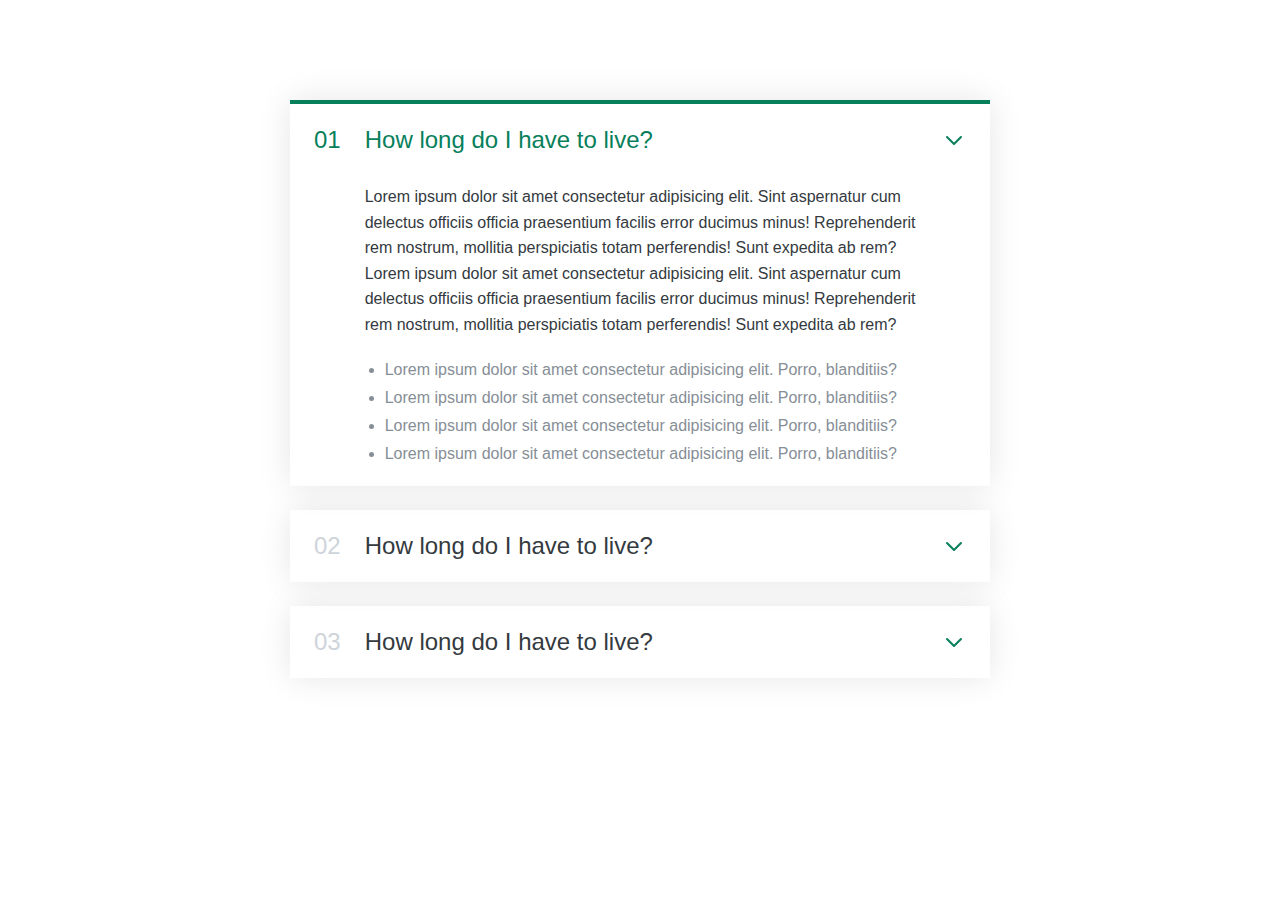
<file: components/index.html>
<!DOCTYPE html>
<html lang="en">
<head>
    <meta charset="UTF-8">
    <meta http-equiv="X-UA-Compatible" content="IE=edge">
    <meta name="viewport" content="width=device-width, initial-scale=1.0">
    <title>Accordion practice</title>
    <link rel="stylesheet" href="./style.css">
</head>
<body>

    <div class="accordion">
        <!-- ITEM 1 -->
        <div class="item open">
            <p class="number">01</p>
            <p class="text">How long do I have to live?</p>
            <svg xmlns="http://www.w3.org/2000/svg" class="icon" fill="none" viewBox="0 0 24 24" 
                stroke="currentColor" stroke-width="2">
                <path stroke-linecap="round" stroke-linejoin="round" d="M19 9l-7 7-7-7" />
            </svg>
            <div class="hidden-box ">
                <p>
                    Lorem ipsum dolor sit amet consectetur adipisicing elit. Sint aspernatur cum delectus officiis officia 
                    praesentium facilis error ducimus minus! Reprehenderit rem nostrum, mollitia perspiciatis totam 
                    perferendis! Sunt expedita ab rem?
                    Lorem ipsum dolor sit amet consectetur adipisicing elit. Sint aspernatur cum delectus officiis officia 
                    praesentium facilis error ducimus minus! Reprehenderit rem nostrum, mollitia perspiciatis totam 
                    perferendis! Sunt expedita ab rem?
                  
                </p>
                <ul>
                    <li>Lorem ipsum dolor sit amet consectetur adipisicing elit. Porro, blanditiis?</li>
                    <li>Lorem ipsum dolor sit amet consectetur adipisicing elit. Porro, blanditiis?</li>
                    <li>Lorem ipsum dolor sit amet consectetur adipisicing elit. Porro, blanditiis?</li>
                    <li>Lorem ipsum dolor sit amet consectetur adipisicing elit. Porro, blanditiis?</li>
                </ul>
            </div>
        </div>

        <!-- ITEM 2 -->
        <div class="item">
            <p class="number">02</p>
            <p class="text">How long do I have to live?</p>
            <svg xmlns="http://www.w3.org/2000/svg" class="icon" fill="none" viewBox="0 0 24 24" 
                stroke="currentColor" stroke-width="2">
                <path stroke-linecap="round" stroke-linejoin="round" d="M19 9l-7 7-7-7" />
            </svg>
            <div class="hidden-box">
                <p>
                    Lorem ipsum dolor sit amet consectetur adipisicing elit. Sint aspernatur cum delectus officiis officia 
                    praesentium facilis error ducimus minus! Reprehenderit rem nostrum, mollitia perspiciatis totam 
                    perferendis! Sunt expedita ab rem?
                    Lorem ipsum dolor sit amet consectetur adipisicing elit. Sint aspernatur cum delectus officiis officia 
                    praesentium facilis error ducimus minus! Reprehenderit rem nostrum, mollitia perspiciatis totam 
                    perferendis! Sunt expedita ab rem?
                  
                </p>
                <ul>
                    <li>Lorem ipsum dolor sit amet consectetur adipisicing elit. Porro, blanditiis?</li>
                    <li>Lorem ipsum dolor sit amet consectetur adipisicing elit. Porro, blanditiis?</li>
                    <li>Lorem ipsum dolor sit amet consectetur adipisicing elit. Porro, blanditiis?</li>
                    <li>Lorem ipsum dolor sit amet consectetur adipisicing elit. Porro, blanditiis?</li>
                </ul>
            </div>
        </div>


        <!-- ITEM 3 -->
        <div class="item">
            <p class="number">03</p>
            <p class="text">How long do I have to live?</p>
            <svg xmlns="http://www.w3.org/2000/svg" class="icon" fill="none" viewBox="0 0 24 24" 
                stroke="currentColor" stroke-width="2">
                <path stroke-linecap="round" stroke-linejoin="round" d="M19 9l-7 7-7-7" />
            </svg>
            <div class="hidden-box">
                <p>
                    Lorem ipsum dolor sit amet consectetur adipisicing elit. Sint aspernatur cum delectus officiis officia 
                    praesentium facilis error ducimus minus! Reprehenderit rem nostrum, mollitia perspiciatis totam 
                    perferendis! Sunt expedita ab rem?
                    Lorem ipsum dolor sit amet consectetur adipisicing elit. Sint aspernatur cum delectus officiis officia 
                    praesentium facilis error ducimus minus! Reprehenderit rem nostrum, mollitia perspiciatis totam 
                    perferendis! Sunt expedita ab rem?
                  
                </p>
                <ul>
                    <li>Lorem ipsum dolor sit amet consectetur adipisicing elit. Porro, blanditiis?</li>
                    <li>Lorem ipsum dolor sit amet consectetur adipisicing elit. Porro, blanditiis?</li>
                    <li>Lorem ipsum dolor sit amet consectetur adipisicing elit. Porro, blanditiis?</li>
                    <li>Lorem ipsum dolor sit amet consectetur adipisicing elit. Porro, blanditiis?</li>
                </ul>
            </div>
        </div>
    </div>


        


   
    
</body>
</html>
</file>
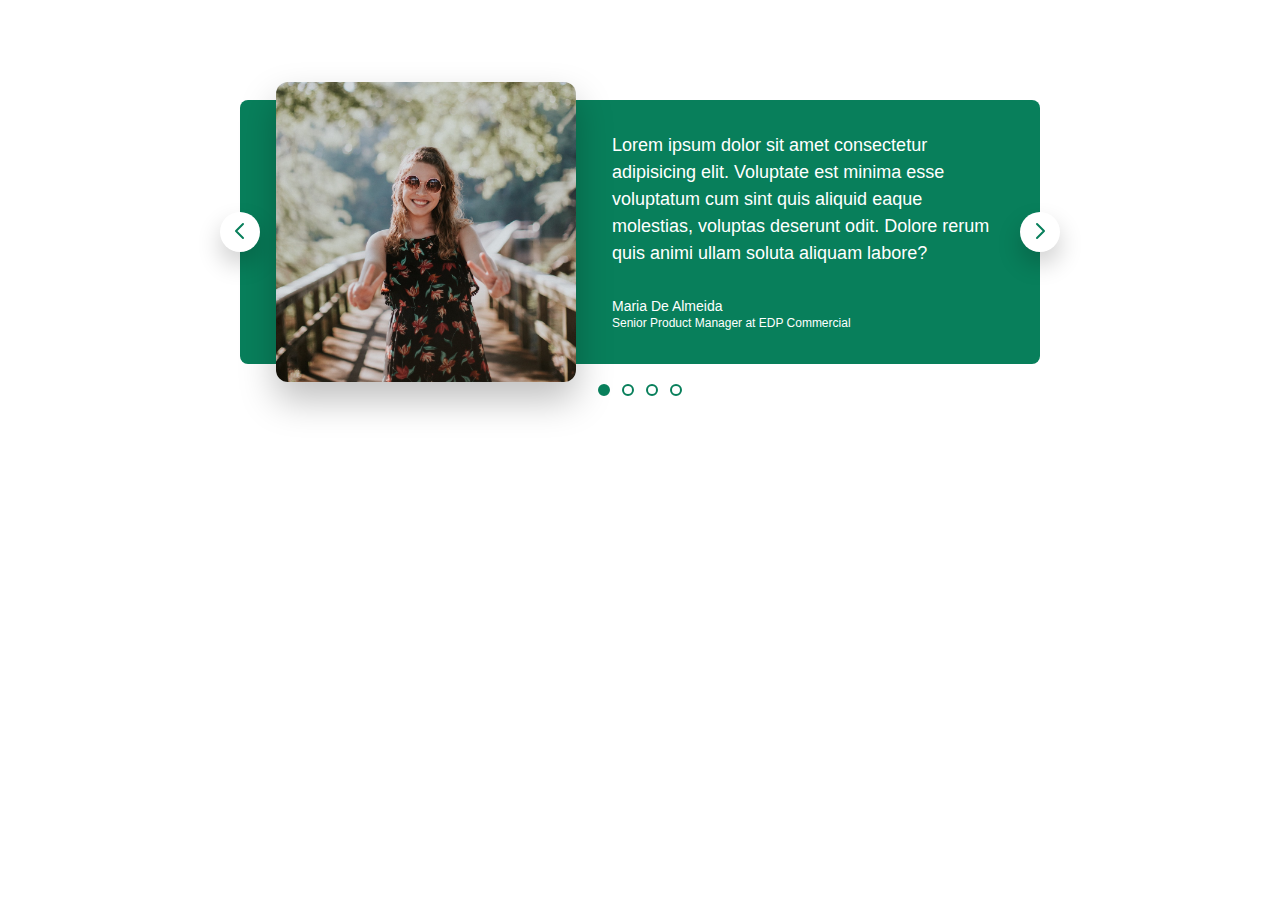
<file: components/carousel.html>
<!DOCTYPE html>
<html lang="en">
<head>
    <meta charset="UTF-8">
    <meta http-equiv="X-UA-Compatible" content="IE=edge">
    <meta name="viewport" content="width=device-width, initial-scale=1.0">
    <title>Carousel Component</title>
    <link rel="stylesheet" href="./carousel-style.css">
</head>
<body>
    <div class="carousel">

        <img src="./images/maria.jpg" class="img"/>

        <div class="testimonial">
            <p class="testimonial-text">
                Lorem ipsum dolor sit amet consectetur adipisicing elit. Voluptate est minima esse voluptatum cum 
                sint quis aliquid eaque molestias, voluptas deserunt odit. Dolore rerum quis animi ullam soluta 
                aliquam labore?
            </p>
            <p class="testimonial-author">
                Maria De Almeida
            </p>
            <p class="testimonial-job">
                Senior Product Manager at EDP Commercial
            </p>
        </div>

        <button class="btn btn--left">
            <svg xmlns="http://www.w3.org/2000/svg" class="btn-icon" fill="none" viewBox="0 0 24 24" stroke="currentColor" stroke-width="2">
                <path stroke-linecap="round" stroke-linejoin="round" d="M15 19l-7-7 7-7" />
            </svg>    
        </button>
        <button class="btn btn--right">
            <svg xmlns="http://www.w3.org/2000/svg" class="btn-icon" fill="none" viewBox="0 0 24 24" stroke="currentColor" stroke-width="2">
                <path stroke-linecap="round" stroke-linejoin="round" d="M9 5l7 7-7 7" />
            </svg>
        </button>

        <div class="dots">
            <button class="dot dot--fill">&nbsp;</button>
            <button class="dot">&nbsp;</button>
            <button class="dot">&nbsp;</button>
            <button class="dot">&nbsp;</button>
        </div>

    </div>

</body>
</html>
</file>
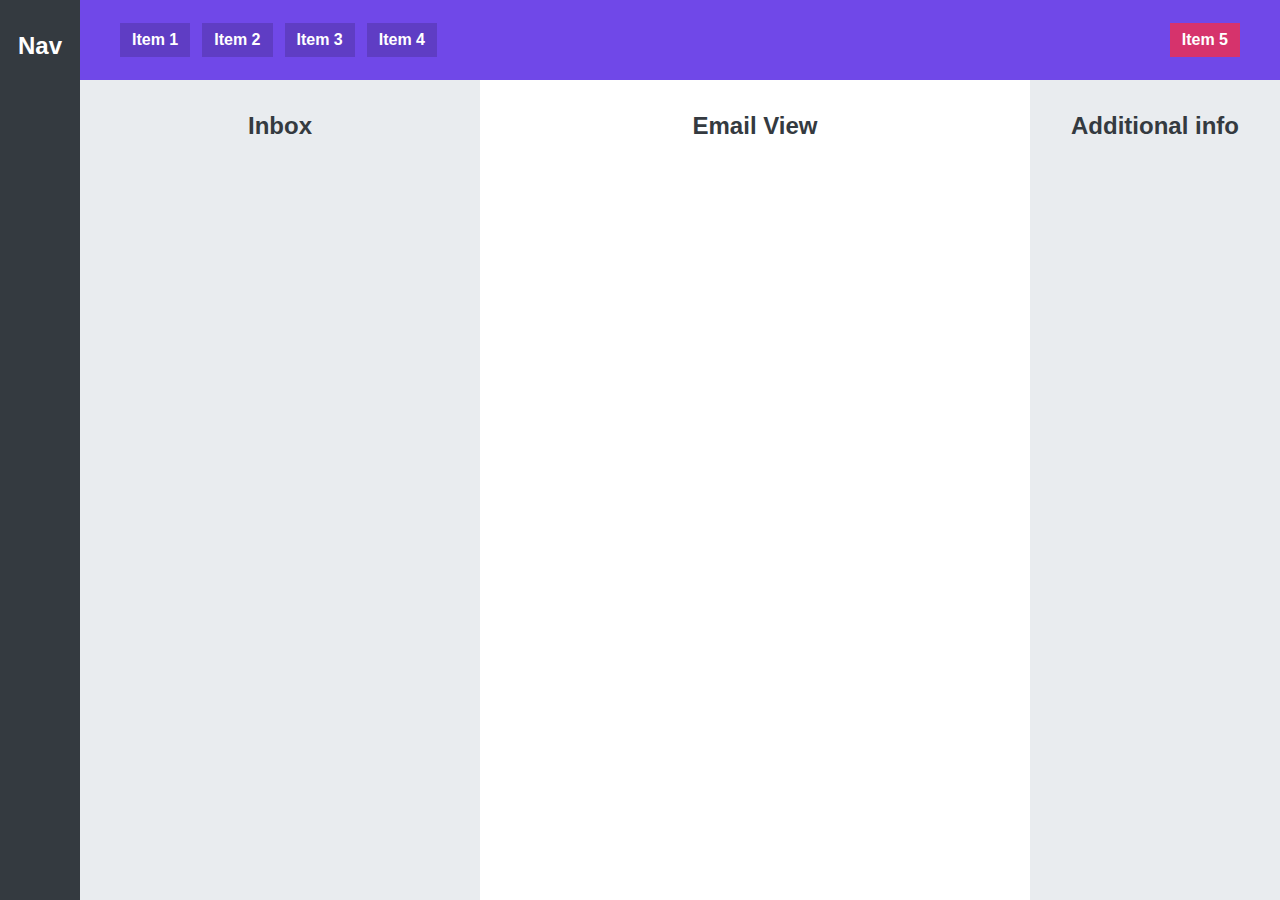
<file: layouts/web-app-layout.html>
<!DOCTYPE html>
<html lang="en">
<head>
    <meta charset="UTF-8">
    <meta http-equiv="X-UA-Compatible" content="IE=edge">
    <meta name="viewport" content="width=device-width, initial-scale=1.0">
    <title>Common Web Application layout</title>
    <link rel="stylesheet" href="./web-app.css">
</head>
<body>
    
        <nav>Nav</nav>
        <menu>
            <button>Item 1</button>
            <button>Item 2</button>
            <button>Item 3</button>
            <button>Item 4</button>
            <button>Item 5</button>
        </menu>
        <section>Inbox</section>
        <main>Email View</main>
        <aside>Additional info</aside>
   
</body>
</html>
</file>
<file: components/style.css>
/**********************************
SPACING SYSTEM (px)
2, 4, 8, 10, 12, 16, 24, 32, 48, 64, 80, 96, 128

FONT SIZE SYSTEM (px)
10, 12, 14, 16, 18, 20, 24, 30, 36, 44, 52, 62, 74, 86, 98

COLORS:
Main - #087f5b
Grey (secondary) - #343a40


***********************************/
* {
    margin: 0;
    padding: 0;
    box-sizing: border-box;
}


/************************************************************************************************/
/** GENERAL **/
body {
    font-family: sans-serif;
    color: #343a40;
    line-height: 1;
}

/** open state rules *****/
.open {
    border-top: 4px solid #087f5b;
}

.open .hidden-box {
    display: block;
}

.open .number, .open .text {
    color: #087f5b;
}

/************************************************************************************************/
/** SECTION - ACCORDION **/
.accordion {
    width: 700px;
    margin: 100px auto;

    display: flex;
    flex-direction: column;
    gap: 24px;
}

.item {
    box-shadow: 0 0 32px rgba(0, 0, 0, .1);
    padding: 24px;
    
    display: grid;
    grid-template-columns: auto 1fr auto;
    align-items: center;
    column-gap: 24px;
    row-gap: 32px;
}

.number, .text {
    font-size: 24px;
    font-weight: 500;
    /* color: #087f5b; */
}

.number {
    color: #ced4da; 
}

.icon {
    height: 24px;
    width: 24px;
    stroke: #087f5b;
}

.hidden-box {
    grid-column: 2;
    display: none;
}

.hidden-box p {
    line-height: 1.6;
    margin-bottom: 24px;
}

.hidden-box ul {
    color: #868e96;
    margin-left: 20px;

    display: flex;
    flex-direction: column;
    gap: 12px;
}
</file>
<file: components/carousel-style.css>
/**********************************
SPACING SYSTEM (px)
2, 4, 8, 10, 12, 16, 24, 32, 48, 64, 80, 96, 128

FONT SIZE SYSTEM (px)
10, 12, 14, 16, 18, 20, 24, 30, 36, 44, 52, 62, 74, 86, 98

COLORS:
Main - #087f5b
Grey (secondary) - #343a40


***********************************/
* {
    margin: 0;
    padding: 0;
    box-sizing: border-box;
}


/************************************************************************************************/
/***** GENERAL & UTILS/REUSABLE ******/
body {
    font-family: sans-serif;
    color: #343a40;
    line-height: 1;
}


/** BUTTON **/
.btn {
    background-color: #fff;
    border: none;
    height: 40px;
    width: 40px;
    position: absolute;
    border-radius: 50%;
    box-shadow: 0 12px 24px rgba(0, 0, 0, .2);
    cursor: pointer;
}

.btn-icon {
    height: 24px;
    width: 24px;
    stroke: #087f5b;
}

.btn--left {
    left: 0;
    top: 50%;
    transform: translate(-50%, -50%);
}

.btn--right {
    right: 0;
    top: 50%;
    transform: translate(50%, -50%);
}




/************************************************************************************************/
/** SECTION - CAROUSEL **/
.img {
    height: 200px;
    border-radius: 8px;
    transform: scale(1.5);
    box-shadow: 0 12px 24px rgba(0, 0 ,0, .25);
}

.carousel {
    background-color: #087f5b;
    width: 800px;
    margin: 100px auto;
    border-radius: 8px;
    color: #fff;
    padding: 32px;
    padding-left: 86px;
    position: relative;

    display: flex;
    /* align-items: center; */
    gap: 86px;
}

.testimonial {
}

.testimonial-text {
    font-size: 18px;
    font-weight: 500;
    line-height: 1.5;
    margin-bottom: 32px;
}

.testimonial-author {
    font-size: 14px;
    margin-bottom: 4px;
}

.testimonial-job {
    font-size: 12px;
}

.dots {
    position: absolute;
    bottom: 0;
    left: 50%;
    transform: translate(-50%, 32px );

    display: flex;
    gap: 12px;
}

.dot {
    height: 12px;
    width: 12px;
    background-color: #fff;
    border: 2px solid #087f5b;
    border-radius: 50%;
    cursor: pointer;
}

.dot--fill {
    background-color: #087f5b;
}
</file>
<file: layouts/web-app.css>
* {
    padding: 0;
    margin: 0;
    box-sizing: border-box;
}

body {
    font-family: sans-serif;
    color: #343a40;
    font-size: 24px;
    height: 100vh;
    text-align: center;
    font-weight: bold;

    display: grid;
    grid-template-columns: 80px 400px 1fr 250px;
    grid-template-rows: 80px 1fr;
}

nav, section, aside, main {
    padding-top: 32px;
}

button {
    font-size: 16px;
    background-color: #5f3dc4;
    border: none;
    cursor: pointer;
    color: #fff;
    padding: 8px 12px;
    font-weight: bold;
    display: inline-block;
}

button:last-child {
    background-color: #d6336c;
    margin-left: auto;
}

/*********************************************************************************************************/
/*** Nav section *****/
nav {
    background-color: #343a40;
    color: #fff;
    grid-row: 1 / -1;
}

/*********************************************************************************************************/
/*** Menu section *****/
menu {
    background-color: #7048e8;
    grid-column: 2 / -1;
    display: flex;
    align-items: center;
    gap: 12px;
    padding: 0 40px; 
}


/*********************************************************************************************************/
/*** Section section *****/
section {
    background-color: #e9ecef;
}

/*********************************************************************************************************/
/*** Aside section *****/
aside {
    background-color: #e9ecef;
}

/*********************************************************************************************************/
/*** Main section *****/
</file>
